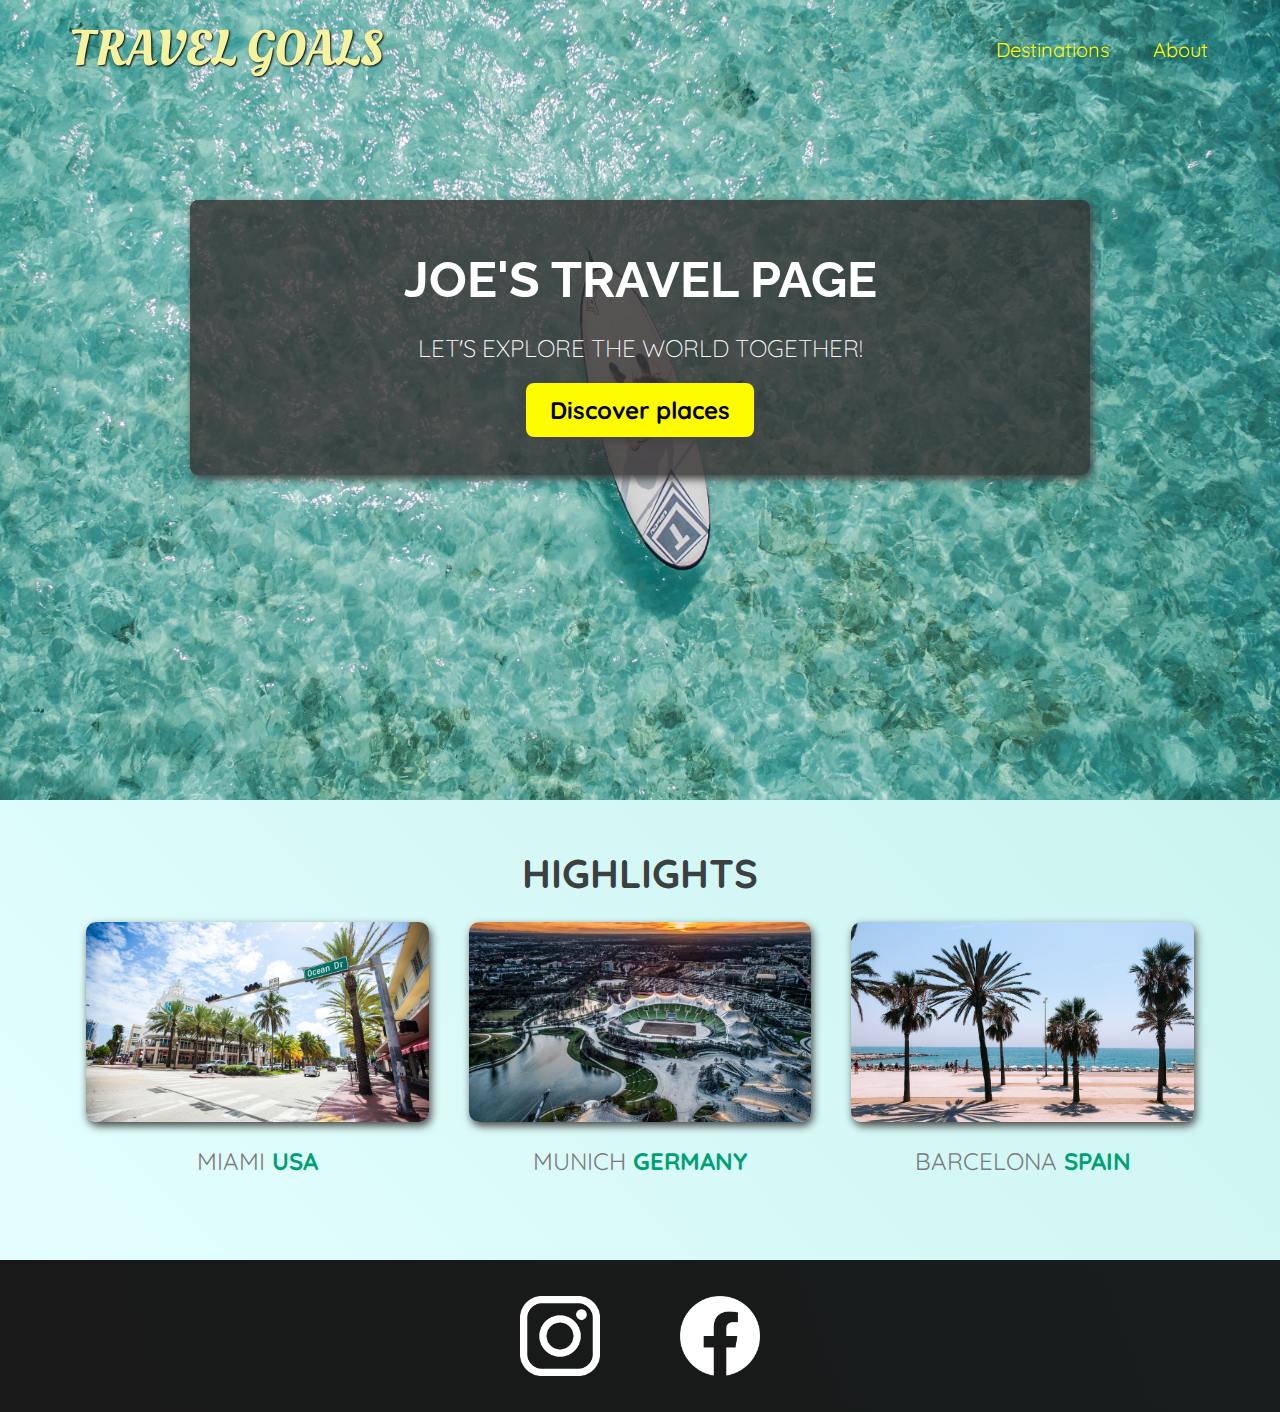
<file: index.html>
<!DOCTYPE html>
<html lang="en">
<head>
    <meta charset="UTF-8">
    <link href="https://fonts.googleapis.com/css2?family=Raleway:wght@700&family=Oleo+Script:wght@700&family=Quicksand:wght@300;500&display=swap" rel="stylesheet" />

    <link rel="stylesheet" href="css/shared.css">
    <link rel="stylesheet" href="css/styles.css">

    <title>Travel Page</title>
</head>
<body>
    <header>
        <div id="page-logo">
            <a href="index.html">Travel Goals</a> 
        </div>
        <nav class="menu-links">
            <ul>
                <li><a href="places.html">Destinations</a></li>
                <li><a href="">About</a></li>
            </ul>
        </nav>
    </header>

    <main>
        <section id="hero">
            <div id="hero-content">
                <h1>Joe's travel page</h1>
                <p>Let's explore the world together!</p>
                <a href="places.html">Discover places</a>
            </div>
        </section>

        <section id="highlight">
            <h2>Highlights</h2>
            <ul id="destinations">
                <li class="destination">
                    <img src="img/places/miami.jpg" alt="Miami streets on a sunny day">
                    <p>Miami <strong>USA</strong></p>
                </li>
                <li class="destination">
                    <img src="img/places/munich.jpg" alt="Munich stadium in winter">
                    <p>Munich <strong>Germany</strong></p>
                </li>
                <li class="destination">
                    <img src="img/places/barcelona.jpg" alt="Palm beach in Barcelona">
                    <p>Barcelona <strong>Spain</strong></p>
                </li>
            </ul>
        </section>
    </main>

    <footer>
        <ul>
            <li>
                <a href="https://www.instagram.com">
                    <img src="img/icons/insta.png" alt="Instagram icon">
                </a>
            </li>
            <li>
                <a href="https://www.facebook.com">
                    <img src="img/icons/facebook.png" alt="Facebook icon">
                </a>
            </li>
        </ul>
    </footer>
</body>
</html>
</file>
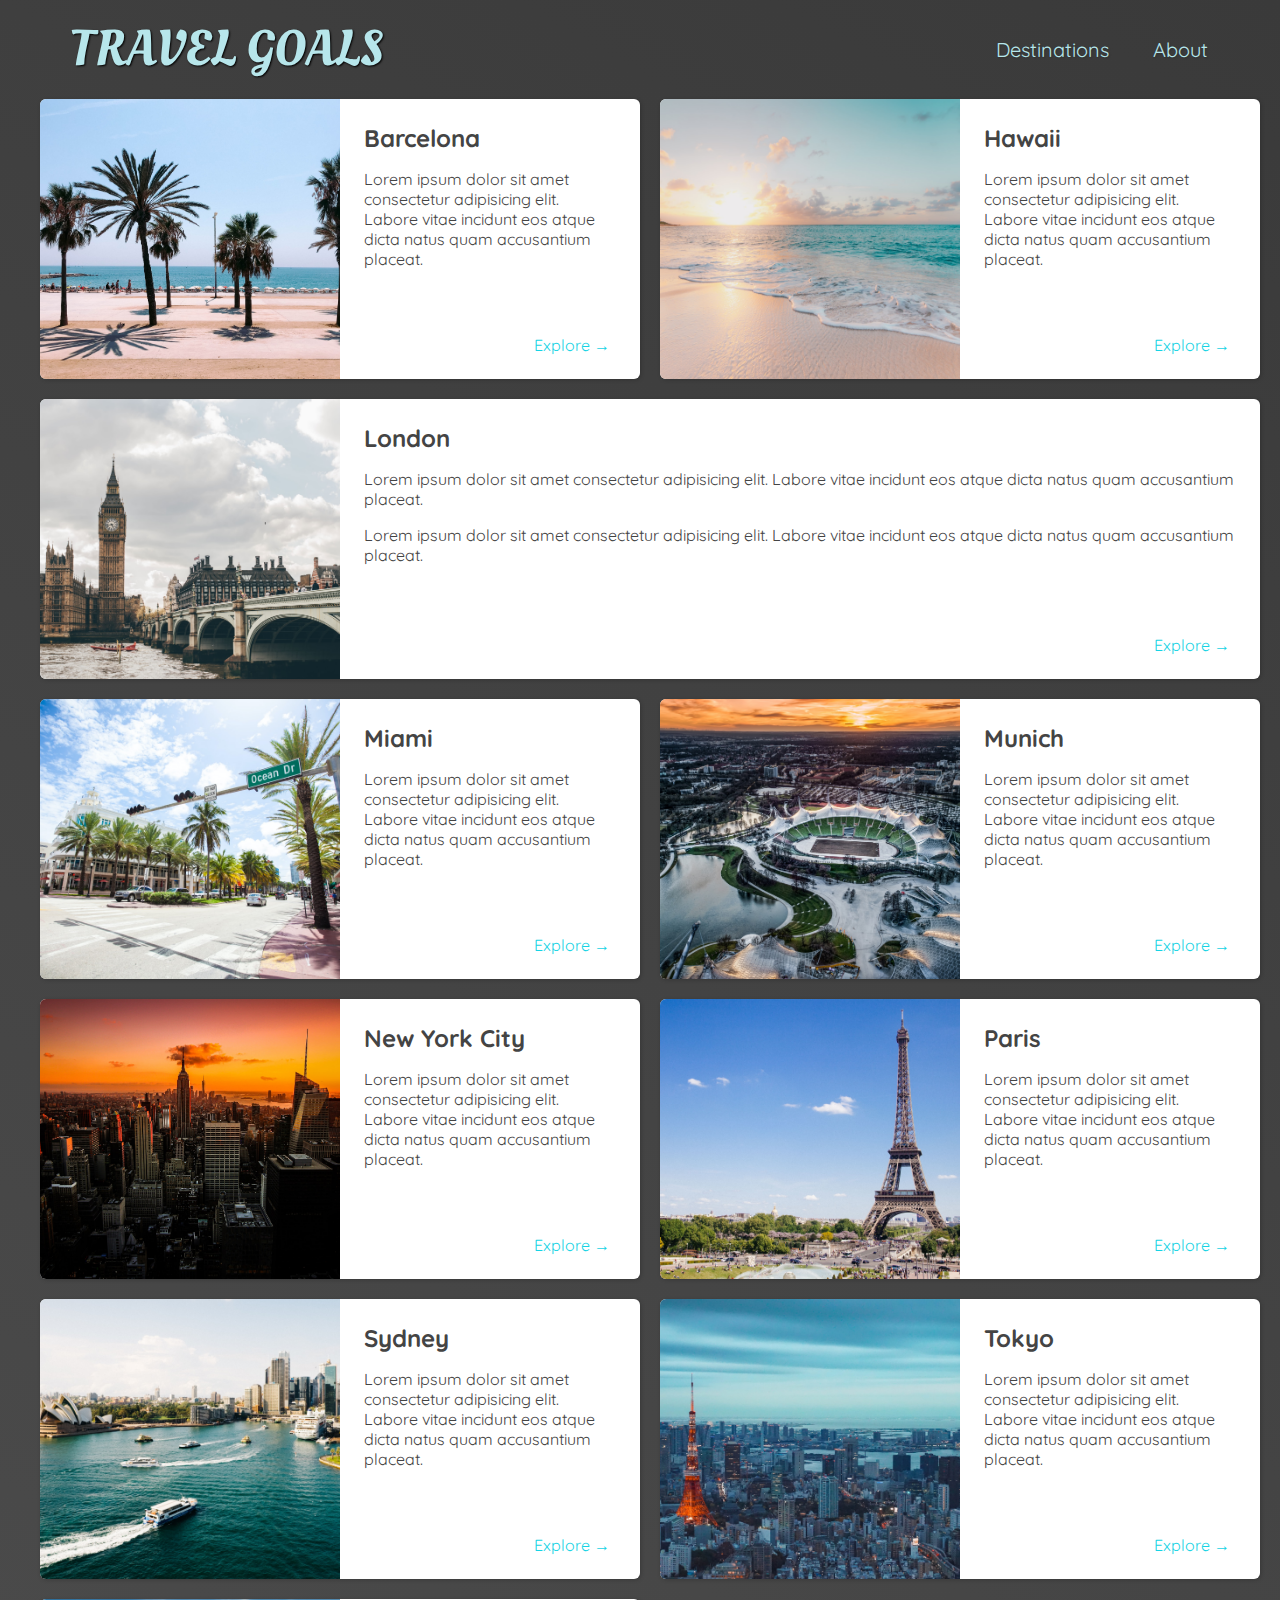
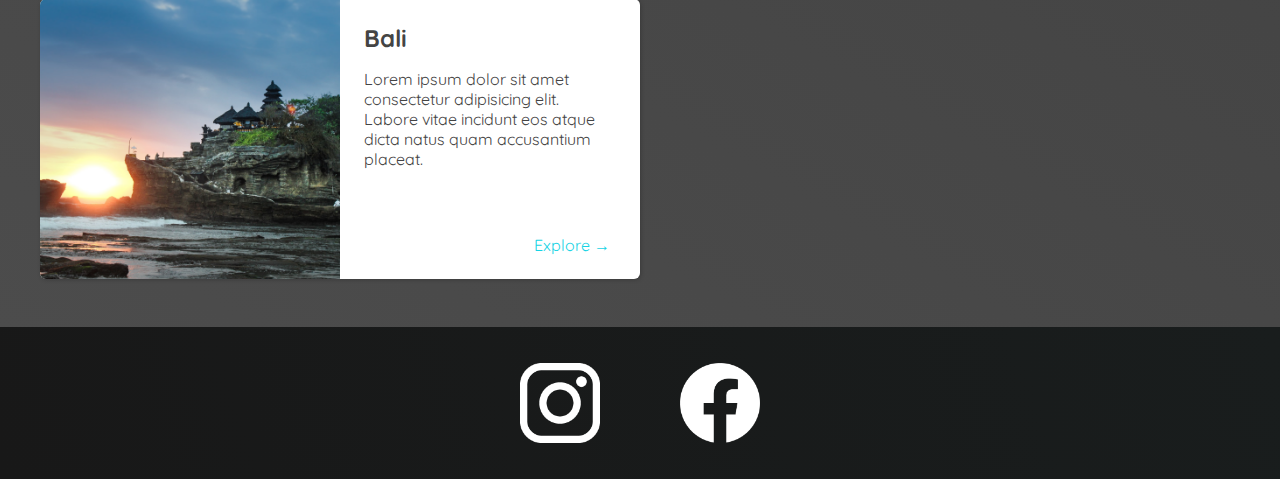
<file: places.html>
<!DOCTYPE html>
<html lang="en">
    <head>
        <meta charset="UTF-8">
        <link href="https://fonts.googleapis.com/css2?family=Raleway:wght@700&family=Oleo+Script:wght@700&family=Quicksand:wght@300;500&display=swap" rel="stylesheet" />
    
        <link rel="stylesheet" href="css/shared.css">
        <link rel="stylesheet" href="css/places.css">
    
        <title>Travel Page</title>
    </head>
<body>
    <header>
        <div id="page-logo">
            <a href="index.html">Travel Goals</a> 
        </div>
        <nav class="menu-links">
            <ul>
                <li><a href="places.html">Destinations</a></li>
                <li><a href="">About</a></li>
            </ul>
        </nav>
    </header>

    <main>
        <ul>
            <li>
              <img src="img/places/barcelona.jpg" alt="City of Barcelona" />
              <div class="item-content">
                <div>
                  <h2>Barcelona</h2>
                  <p>
                    Lorem ipsum dolor sit amet consectetur adipisicing elit. Labore
                    vitae incidunt eos atque dicta natus quam accusantium placeat.
                  </p>
                </div>
                <div class="actions">
                  <a href="https://en.wikipedia.org/wiki/Barcelona">Explore &#x2192</a>
                </div>
              </div>
            </li>
            <li>
              <img src="img/places/hawaii.jpg" alt="Hawaii beach" />
              <div class="item-content">
                <div>
                  <h2>Hawaii</h2>
                  <p>
                    Lorem ipsum dolor sit amet consectetur adipisicing elit. Labore
                    vitae incidunt eos atque dicta natus quam accusantium placeat.
                  </p>
                </div>
                <div class="actions">
                  <a href="https://en.wikipedia.org/wiki/Hawaii">Explore &#x2192</a>
                </div>
              </div>
            </li>
            <li>
              <img src="img/places/london.jpg" alt="London city" />
              <div class="item-content">
                <div>
                  <h2>London</h2>
                  <p>
                    Lorem ipsum dolor sit amet consectetur adipisicing elit. Labore
                    vitae incidunt eos atque dicta natus quam accusantium placeat.
                  </p>
                  <p>
                    Lorem ipsum dolor sit amet consectetur adipisicing elit. Labore
                    vitae incidunt eos atque dicta natus quam accusantium placeat.
                  </p>
                </div>
                <div class="actions">
                  <a href="https://en.wikipedia.org/wiki/London">Explore &#x2192</a>
                </div>
              </div>
            </li>
            <li>
              <img src="img/places/miami.jpg" alt="Miami streets" />
              <div class="item-content">
                <div>
                  <h2>Miami</h2>
                  <p>
                    Lorem ipsum dolor sit amet consectetur adipisicing elit. Labore
                    vitae incidunt eos atque dicta natus quam accusantium placeat.
                  </p>
                </div>
                <div class="actions">
                  <a href="https://en.wikipedia.org/wiki/Miami">Explore &#x2192</a>
                </div>
              </div>
            </li>
            <li>
              <img src="img/places/munich.jpg" alt="Munich football stadium" />
              <div class="item-content">
                <div>
                  <h2>Munich</h2>
                  <p>
                    Lorem ipsum dolor sit amet consectetur adipisicing elit. Labore
                    vitae incidunt eos atque dicta natus quam accusantium placeat.
                  </p>
                </div>
                <div class="actions">
                  <a href="https://en.wikipedia.org/wiki/Munich">Explore &#x2192</a>
                </div>
              </div>
            </li>
            <li>
              <img src="img/places/new-york-city.jpg" alt="New York City skyline" />
              <div class="item-content">
                <div>
                  <h2>New York City</h2>
                  <p>
                    Lorem ipsum dolor sit amet consectetur adipisicing elit. Labore
                    vitae incidunt eos atque dicta natus quam accusantium placeat.
                  </p>
                </div>
                <div class="actions">
                  <a href="https://en.wikipedia.org/wiki/New_York_City"
                    >Explore &#x2192</a
                  >
                </div>
              </div>
            </li>
            <li>
              <img src="img/places/paris.jpg" alt="Paris city" />
              <div class="item-content">
                <div>
                  <h2>Paris</h2>
                  <p>
                    Lorem ipsum dolor sit amet consectetur adipisicing elit. Labore
                    vitae incidunt eos atque dicta natus quam accusantium placeat.
                  </p>
                </div>
                <div class="actions">
                  <a href="https://en.wikipedia.org/wiki/Paris">Explore &#x2192</a>
                </div>
              </div>
            </li>
            <li>
              <img src="img/places/sydney.jpg" alt="Sydney beach" />
              <div class="item-content">
                <div>
                  <h2>Sydney</h2>
                  <p>
                    Lorem ipsum dolor sit amet consectetur adipisicing elit. Labore
                    vitae incidunt eos atque dicta natus quam accusantium placeat.
                  </p>
                </div>
                <div class="actions">
                  <a href="https://en.wikipedia.org/wiki/Sydney">Explore &#x2192</a>
                </div>
              </div>
            </li>
            <li>
              <img src="img/places/tokyo.jpg" alt="Tokyo skyline" />
              <div class="item-content">
                <div>
                  <h2>Tokyo</h2>
                  <p>
                    Lorem ipsum dolor sit amet consectetur adipisicing elit. Labore
                    vitae incidunt eos atque dicta natus quam accusantium placeat.
                  </p>
                </div>
                <div class="actions">
                  <a href="https://en.wikipedia.org/wiki/Tokyo">Explore &#x2192</a>
                </div>
              </div>
            </li>
            <li>
              <img src="img/places/bali.jpg" alt="Bali beach" />
              <div class="item-content">
                <div>
                  <h2>Bali</h2>
                  <p>
                    Lorem ipsum dolor sit amet consectetur adipisicing elit. Labore
                    vitae incidunt eos atque dicta natus quam accusantium placeat.
                  </p>
                </div>
                <div class="actions">
                  <a href="https://en.wikipedia.org/wiki/Bali">Explore &#x2192</a>
                </div>
              </div>
            </li>
        </ul>
    </main>

    <footer>
        <ul>
            <li>
                <a href="https://www.instagram.com">
                    <img src="img/icons/insta.png" alt="Instagram icon">
                </a>
            </li>
            <li>
                <a href="https://www.facebook.com">
                    <img src="img/icons/facebook.png" alt="Facebook icon">
                </a>
            </li>
        </ul>
    </footer>
    
</body>
</html>
</file>
<file: css/shared.css>
body {
    font-family: 'Quicksand', sans-serif;
    margin: 0;
}

a {
    text-decoration: none;
}

ul {
    list-style: none;
    margin: 0;
    padding: 0;
}

header {
    display: flex;
    align-items: center;
    justify-content: space-between;
    padding: 15px 60px;

    position: absolute;
    top: 0;
    left: 0;
    width: 100%;
    box-sizing: border-box;
}

#page-logo a {
    padding: 10px;
    font-family: 'Oleo Script', sans-serif;
    color: rgb(245, 243, 160);
    font-size: 50px;
    text-decoration: none;
    text-transform: uppercase;
    text-shadow: 1px 1px 2px rgb(0, 0, 0);
}

.menu-links ul {
    display: flex;
    justify-content: flex-end;
    text-align: right;
}

.menu-links li {
    margin-left: 20px;
}

.menu-links a {
    color: rgb(255, 251, 0);
    font-size: 20px;
    padding: 12px;
    border-radius: 6px;
    text-shadow: 1px 1px 2px rgba(0,0,0,0.2);
}

.menu-links a:hover {
    color: rgb(77, 77, 77);
    background-color: rgb(255, 251, 0);
}

footer {
    background: linear-gradient(70deg, rgb(24,24,24), rgb(25,29,29));
    padding: 36px;
}

footer ul {
    display: flex;
    justify-content: center;
    gap: 80px;
}

footer li {
    width: 80px;
    height: 80px;
}

footer img {
    width: 100%;
    height: 100%;
}
</file>
<file: css/styles.css>
#hero {
    height: 800px;
    background-image: url("../img/places/ocean.jpg");
    background-position: center;
    background-size: cover;
}

#hero-content {
    width: 900px;
    background-color: rgba(51, 47, 47, 0.8);
    box-shadow: 2px 4px 8px rgb(68, 67, 67);
    border-radius: 8px;
    text-align: center;
    padding: 50px 0;
    margin: 0 auto;

    position: relative;
    top: 200px;
}

#hero-content h1 {
    color: white;
    text-transform: uppercase;
    font-size: 50px;
    font-family: 'Raleway', sans-serif;
    margin: 0;
}

#hero-content p {
    color: white;
    text-transform: uppercase;
    font-size: 24px;
    font-weight: 300;
    margin-bottom: 32px;
}

#hero-content a {
    text-decoration: none;
    background-color: rgb(255, 251, 0);
    padding: 12px 24px;
    color: black;
    font-size: 24px;
    font-weight: bold;
    border-radius: 8px;
    box-shadow: 2px 4px 8px rgb(68, 67, 67);
}

#hero-content a:hover {
    background-color: rgb(255, 238, 0);
}

#highlight {
    padding: 24px;
    background: linear-gradient(45deg, rgb(227, 255, 253), rgb(202, 243, 240));
}

#highlight h2 {
    text-transform: uppercase;
    text-align: center;
    font-size: 40px;
    color: rgb(59, 65, 64);
    margin: 24px 0;
}

#destinations {
    display: flex;
    gap: 40px;
    justify-content: center;
    width: 90%;
    margin: auto auto 40px auto;
}

.destination {
    text-transform: uppercase;
    flex: 1;
}

.destination img {
    height: 200px;
    width: 100%;
    box-shadow: 2px 4px 8px rgb(68, 67, 67);
    border-radius: 10px;
    object-fit: cover;
}

.destination p {
    text-align: center;
    font-size: 24px;
    color: rgb(124, 123, 123);
    margin: 20px 0;
}

.destination strong {
    color: rgb(0, 160, 117);
}
</file>
<file: css/places.css>
body {
    background: linear-gradient(30deg, rgb(77, 77, 77), rgb(58, 58, 58));
    color: rgb(68, 68, 68);
}

header {
    position: static;
}

#page-logo a {
    color: rgb(183, 230, 235);
}

.menu-links a {
    color: rgb(183, 230, 235);
}

.menu-links a:hover {
    background-color: rgb(183, 230, 235);
    color: rgb(59, 59, 59);
}

main ul {
    width: 1200px;
    margin: 0 auto 48px auto;
    display: grid;
    grid-template-columns: 50% 50%;
    gap: 20px;
}

main li {
    display: flex;
    background-color: white;
    box-shadow: 1px 1px 4px rgba(0, 0, 0, 0.2);
    border-radius: 6px;
    overflow: hidden;
}

main li:nth-of-type(3) {
    grid-column: 1 / span 2;
}

main li img {
    width: 300px;
    height: 280px;
    object-fit: cover;
}

.item-content {
    padding: 24px;
    display: flex;
    flex-direction: column;
    justify-content: space-between;
}

.item-content h2 {
    margin: 0;
}

.actions {
    text-align: right;
}

.actions a {
    text-decoration: none;
    color: rgb(22, 211, 228);
    border-radius: 5px;
    padding: 6px;
}

.actions a:hover {
    background-color: rgb(235, 253, 255);
}
</file>
